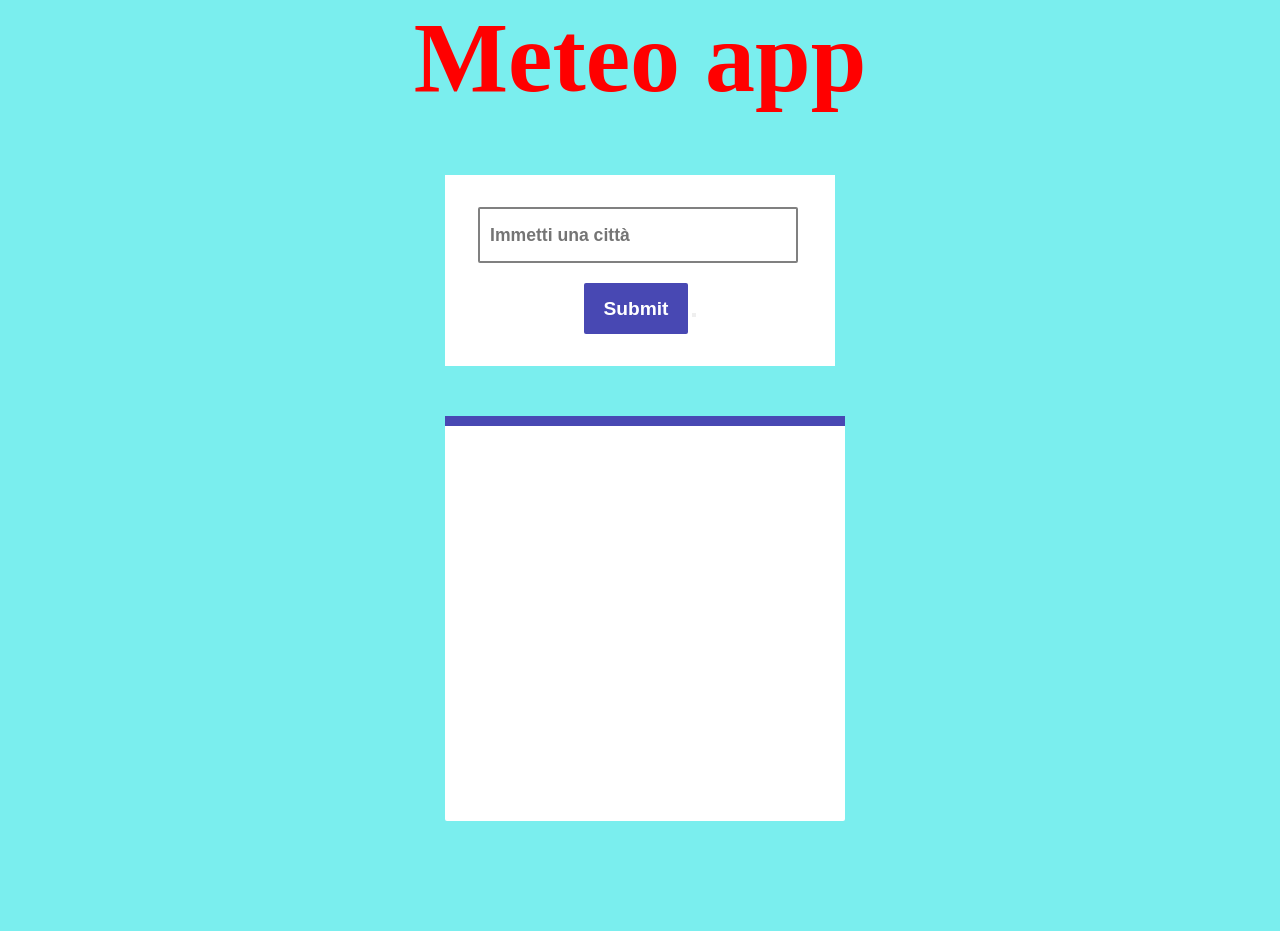
<file: index.html>
<!DOCTYPE html>
<html lang="it">
<head>
    <meta charset="UTF-8">
    <meta name="viewport" content="width=device-width, initial-scale=1.0">
    <title>Meteo</title>
    <link href="https://fonts.googleapis.com/css2?family=Indie+Flower&display=swap" rel="stylesheet">
    <link rel="stylesheet" href="style.css">
    <script src="script.js"></script>
 </head>
<body>
    <h1>Meteo app</h1>
    <div class="container">
         <section class="main">
           <section class="inputs">
                <input type="text" placeholder="Immetti una città" id="cityinput">
                <input type="submit" value="Submit" id="add">
                <button placeholder="submit" id="add"></button>
           </section>

     
        <section class="display">
                <div class="box">
                    <h2 id="cityoutput"></h2>
                    <p id="description"></p>
                    <p id="temp"></p>
                    <p id="wind"></p>

                </div>
           </section>
        </section>

    </div>
    <script src="script.js"></script>
</body>
</html>
</file>
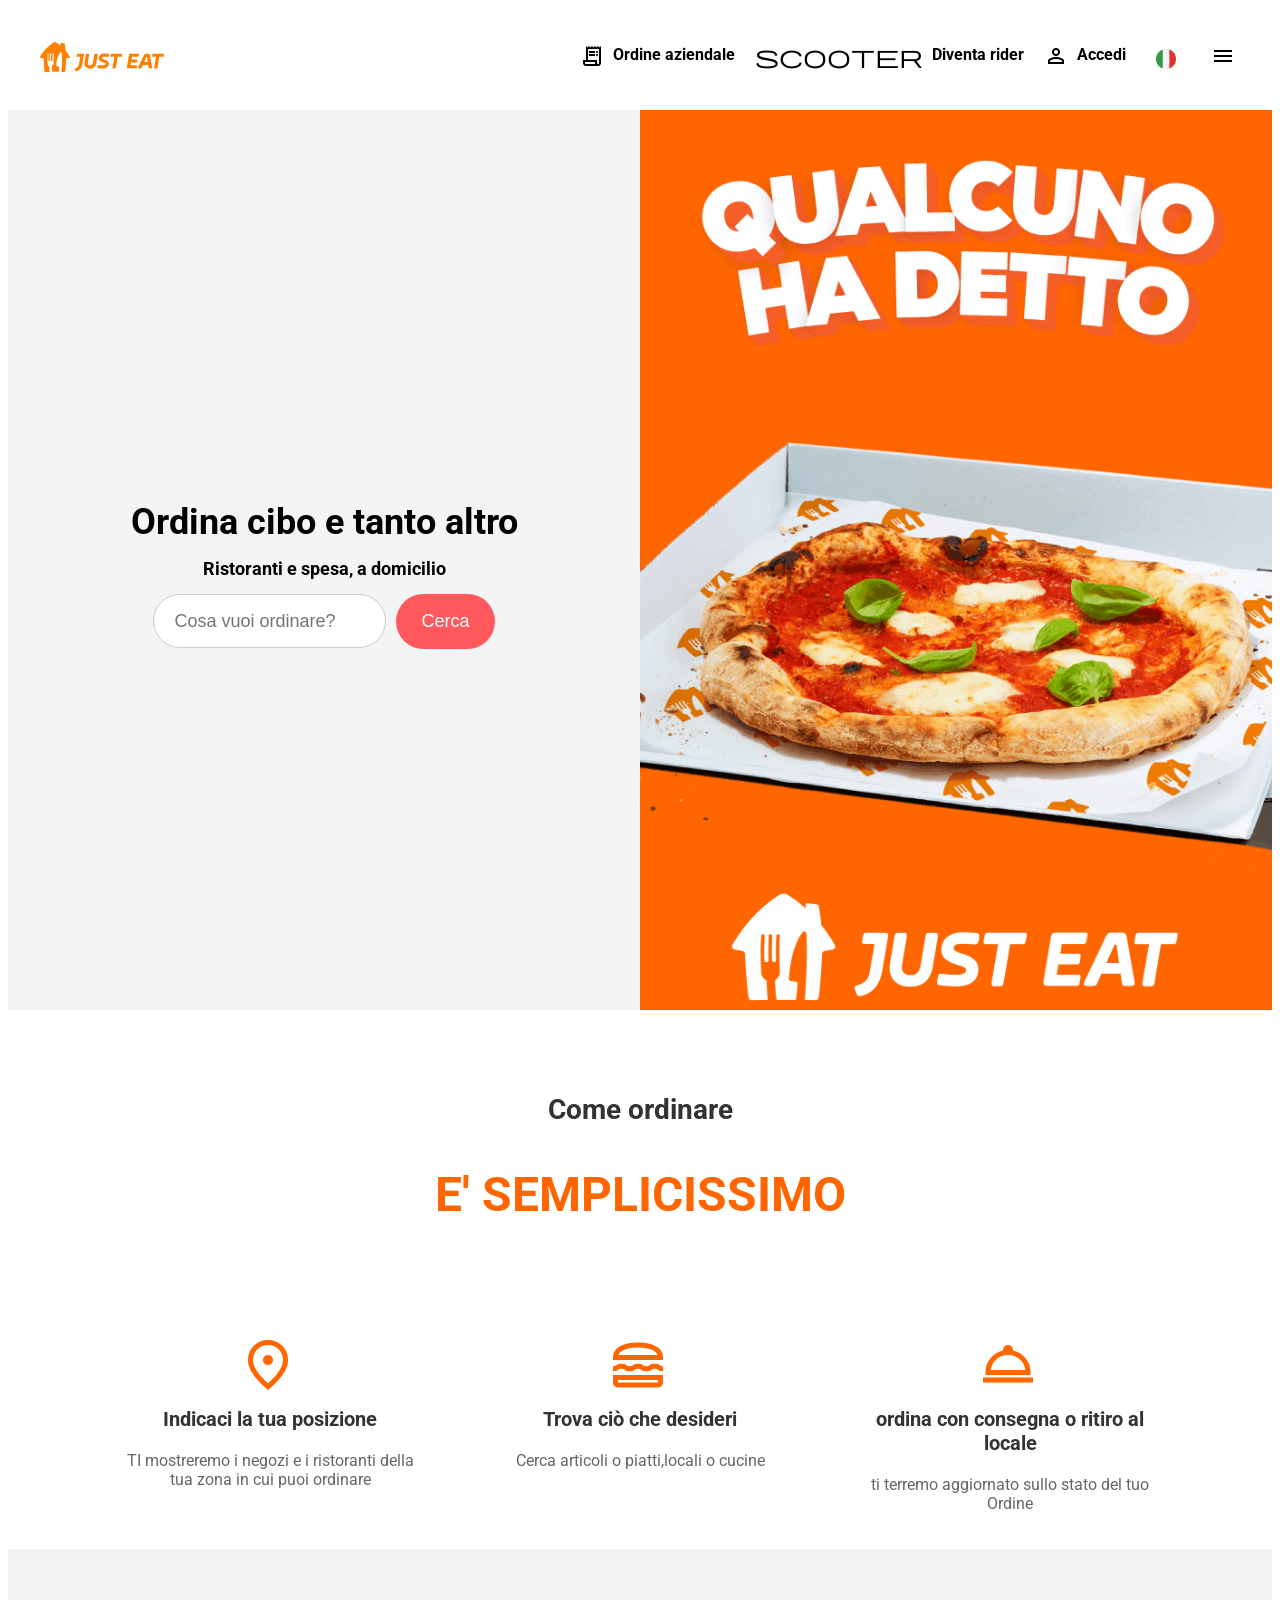
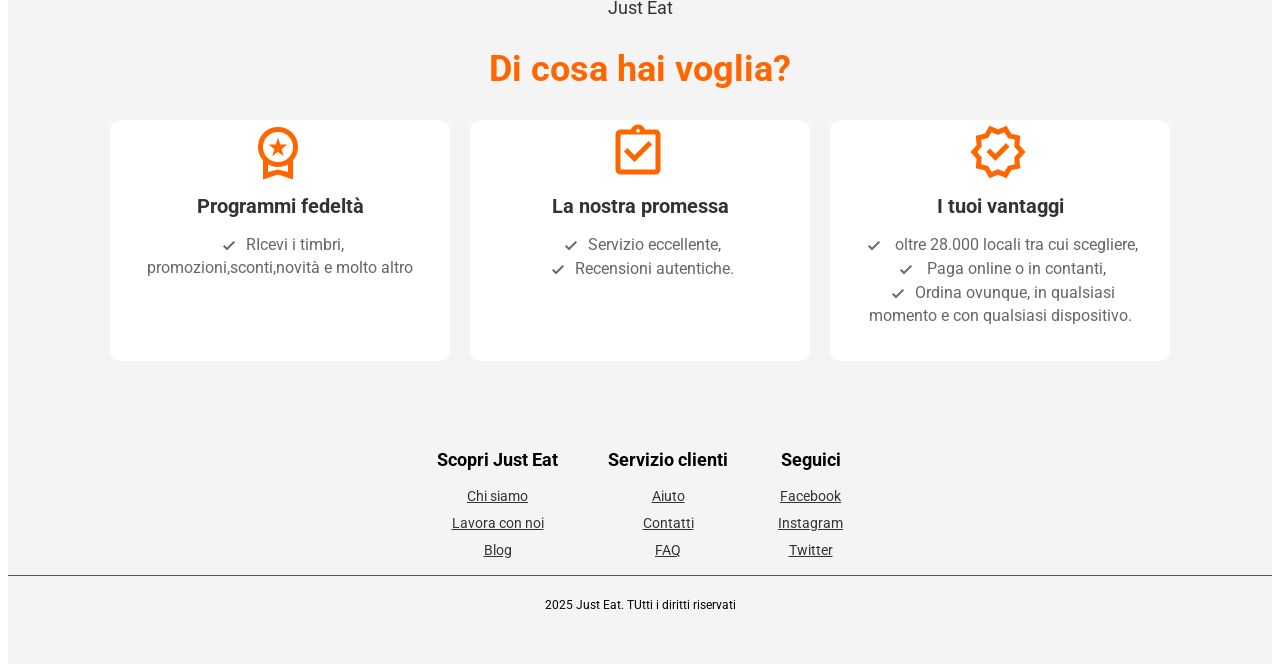
<file: mhw3.html>
<!DOCTYPE html>
<html lang="it">

<head>
    <meta charset="UTF-8">
    <META name="viewport" content="width=device-width,initial-scale=1.0">
    <title>Just Eat</title>
    <link rel="stylesheet" href="mhw3.css">
    <link href="https://fonts.googleapis.com/css2?family=Roboto:wght@400;700&display=swap" rel="stylesheet">
    <link href="https://fonts.googleapis.com/css2?family=Material+Symbols+Outlined" rel="stylesheet" />
    <script src="mhw3.js" defer></script>
    <script src="ApiRest.js" defer></script>

</head>

<body>
    <header>
        <div class="navbar-container">
            <a href="#" class="logo">
                <img src="logo2.svg">
            </a>
            <nav class="navbar">
                <ul>
                    <li> <a href="#">
                            <span class="material-symbols-outlined">receipt_long</span>
                            Ordine aziendale
                        </a>
                    </li>
                    <li> <a href="#">
                            <span class="material-symbols-outlined">
                                scooter
                            </span>
                            Diventa rider
                        </a>
                    </li>
                    <li> <a href="#">
                            <span class="material-symbols-outlined">
                                person
                            </span>
                            Accedi
                        </a>
                        <li class="language-dropdown">
                            <span id="languageButton">
                             <img src="italy.png" id="languageIcon">
                            </span>
                            <ul id="languageMenu" class="dropdown-content">
                                <li data-lang="en" onclick="translatePage('en')">English</li>
                                <li data-lang="it" onclick="translatePage('it')">Italiano</li>
                                <li data-lang="fr" onclick="translatePage('fr')">Francais</li>
                            </ul>
                        </li>
                    <li><span class="material-symbols-outlined" id="menu-icon">menu</span></li>
                    </li>

                </ul>
            </nav>
        </div>
    </header>
    <div id="modalOverlay" class="hidden">
        <div class="modal-box">
            <div class="modal-header">
                <h2>Il mio account</h2>
                <span id="close-modal" class="close-modal">X</span>
            </div>
            <div class="modal-buttons">
                <button class="btn modal-login">Accedi</button>
                <button class="btn signup-btn">Crea un account</button>
            </div>
            <ul class="modal-list">
                <li><span class="material-symbols-outlined">star</span>
                    Premi 
                </li>
                <li><span class="material-symbols-outlined">
                    redeem
                    </span>
                Carta fedeltà
                </li>
                <li><span class="material-symbols-outlined">
                    contact_support
                    </span>
                Ti serve aiuto?
            </li>

            </ul>

        </div>
    </div>


    <section class="main-content">
        <!--lato sinistro-->
        <div class="left-side">
            <div class="search-text">
                <h2> Ordina cibo e tanto altro</h2>
                <p>Ristoranti e spesa, a domicilio</p>
            </div>
            <div class="search-container">
                <input type="text" id="searchInput" placeholder="Cosa vuoi ordinare?">
                <button>Cerca</button>
               <!--<span id="addressSpan" class="address-info"></span> -->
            </div>
        </div>
        <!--lato destro-->
        <div class="right-side">
            <img src="margherita.png">
        </div>
    </section>
    <section class="how-to-order">
        <h2> Come ordinare</h2>
        <h1> E' SEMPLICISSIMO</h1>
    </section>
    <div class="steps-container">
        <div class="step">
            <span class="material-symbols-outlined step-icon">location_on</span>

            <h3>Indicaci la tua posizione</h3>

            <p>TI mostreremo i negozi e i ristoranti della tua zona in cui puoi ordinare</p>
        </div>
        <div class="step">
            <span class="material-symbols-outlined step-icon">
                lunch_dining
            </span>
            <h3>Trova ciò che desideri</h3>
            <p>Cerca articoli o piatti,locali o cucine</p>
        </div>
        <div class="step">
            <span class="material-symbols-outlined step-icon">
                room_service
            </span>
            <h3>ordina con consegna o ritiro al locale</h3>
            <p>ti terremo aggiornato sullo stato del tuo Ordine</p>
        </div>
    </div>
    <section class="info">
        <p class="info-title">Just Eat</p>
        <h2 class="info-subtitle">Di cosa hai voglia?</h2>
        <div class="info-blocks">
            <!-- Primo-->
            <div class="info-block">
                <span class="material-symbols-outlined block-icon">
                    workspace_premium
                </span>
                <h3>Programmi fedeltà</h3>
                <p>
                    <span class="material-symbols-outlined check-icon">check_small</span>RIcevi i timbri,
                    promozioni,sconti,novità e molto altro
                </p>
            </div>
            <!--Secondo-->
            <div class="info-block">
                <span class="material-symbols-outlined block-icon">
                    assignment_turned_in
                </span>
                <h3>La nostra promessa</h3>
                <p>
                    <span class="material-symbols-outlined check-icon">check_small</span>Servizio eccellente,<br>
                    <span class="material-symbols-outlined check-icon">check_small</span>Recensioni autentiche.
                </p>
            </div>
            <!--Terzo-->
            <div class="info-block">
                <span class="material-symbols-outlined block-icon">
                    new_releases
                </span>
                <h3>I tuoi vantaggi</h3>
                <p>
                    <span class="material-symbols-outlined check-icon">check_small</span> oltre 28.000 locali tra cui
                    scegliere,<br>
                    <span class="material-symbols-outlined check-icon">check_small</span> Paga online o in contanti,<br>
                    <span class="material-symbols-outlined check-icon">check_small</span>Ordina ovunque, in qualsiasi
                    momento e con qualsiasi dispositivo.
                </p>
            </div>
        </div>
    </section>
    <footer>
        <div class="footer-container">
            <div class="footer-column">
                <h3>Scopri Just Eat</h3>
                <ul>
                    <li><a href="#">Chi siamo</a></li>
                    <li><a href="#">Lavora con noi</a></li>
                    <li><a href="#">Blog</a></li>
                </ul>
            </div>
            <div class="footer-column">
                <h3>Servizio clienti</h3>
                <ul>
                    <li><a href="#">Aiuto</a></li>
                    <li><a href="#">Contatti</a></li>
                    <li><a href="#">FAQ</a></li>
                </ul>
            </div>
            <div class="footer-column">
                <h3>Seguici</h3>
                <ul>
                    <li><a href="#">Facebook</a></li>
                    <li><a href="#">Instagram</a></li>
                    <li><a href="#">Twitter</a></li>
                </ul>
            </div>
        </div>
        <div class="footer-bottom">
            <p>2025 Just Eat. TUtti i diritti riservati</p>
        </div>
    </footer>
</body>

</html>
</file>
<file: style.css>
* {
    margin: 0;
    padding: 0;
    box-sizing: border-box;
}
body{
    background:rgb(122, 238, 238);
}


.container{
 width: 410px;
 margin: 50px auto;
 padding: 10px;

}


.inputs {
    padding: 2rem 0 2rem 0;
    text-align: center;
    justify-content: center;
    background: white;

}

.inputs input[type="text"] {
    height: 3.5rem;
    width: 20rem;
    background:rgb(24, 24, 24);
    font-weight: bold;
    font-size: 1.1rem;
    padding: 10px;
    border: none;
    background-color: transparent;
    border: 2px solid grey;
    border-radius: 2px;
    margin-right:4px ;

}
.inputs input[type="submit"] {
    height: 3.2rem;
    width: 6.5rem;
    background: rgb(72, 72, 179);
    font-weight: bold;
    color: white;
    font-size: 1.2rem;
    margin-top: 20px;
    border: none;
    border-radius: 2px;
}


.display {
    text-align: center;
    width: 400px;
    color:rgb(57, 151, 57);
}
.box {
    margin: 0 9rem;

    background-color: white;
    height: 45vh;
    margin: 50px auto;
    border-radius: 2px;
}

.box h2{
    padding: 5px 0;
    text-align: center;
    background: rgb(72, 72, 179);
    color: white;
    font-family: sans-serif;
  }
  .box p{
    margin:20px 50px;
    margin-right: 20px;
    text-align: left;
    color: blue ;
    font-size:23px;
  }

  .box h2 span{
    font-size: 26px;
    color: rgb(122, 238, 238);
  }
    .box p span{
    color:rgb(215, 56, 83);
    font-size: 25px;
  }
  h1{
    text-align: center;
    color: red;
    font-size: 100px;
    margin-bottom: 20px;
  }
</file>
<file: mhw3.css>
body {
    font-family: 'Roboto',sans-serif;
    }
    header {
        background-color:white ;
        
        padding:20px 0;
    }
    .navbar-container {
        display:flex;
        justify-content: space-between;
        align-items: center;
        max-width: 1200px;
        margin: 0 auto;
    }
    .logo img {
        height: 30px;
        
    }
    
    .navbar ul {
        list-style: none;
        display: flex;
        gap:20px;

    }
    .navbar ul li  {
        display: inline;
    }
    .navbar ul li a {
        color:black;
        text-decoration: none;
        font-weight: bold;
        font-size: 16px;
    }
    .navbar ul li a:hover {
        color: #ff595e
    }
    
    .search-section {
        background-color: #f4f4f4;
        padding: 30px 0;
    }
    .search-container{
        display: flex;
        justify-content: center;
        align-items: center;
        gap:10px;
        max-width: 700px;
        margin:0;
    }
    .search-container input {
        padding: 12px 20px;
        font-size: 18px;
        border-radius: 40px;
        border:1px solid #ccc;
        width: 50%;
        max-width: 700px;
        height: 28px;
        margin-bottom:0;
       outline:none;
    }
    .search-container button {
        padding: 15px 25px;
        background-color: #ff595e;
        color:white;
        font-size: 18px;
        border:none;
        border-radius: 30px;
        cursor:pointer;
        height: 55px;
        display: flex;
        align-items: center;
        justify-content: center;
    }
    .search-container button:hover{
        background-color: #ff3b46;

    }
    .main-content {
        display: flex;
        justify-content: space-between;
        align-items: flex-start;
        height: 100vh;
        width: 100%;
        margin:0;
        padding:0;
        background-color: #f4f4f4;
        
        
    }
    /*lato sinistro:barra di ricerca */
    .left-side{
        flex: 1;
        display:flex;
        flex-direction: column;
        justify-content: center;
        align-items: center;
        height: 100%;
       
        text-align: center;
    
    }
    .search-text h2{
        font-size: 36px;
        font-weight: bold;
        color:black;
        margin-bottom: 15px;   
    }
    .search-text p{
        font-size: 18px;
        font-weight: bold;
        color: black;
        margin:15px;

    }
    /* lato destro img */
    .right-side {
        flex :1;
        height:100%;
        background-color: #ff6600;
        
    }
    /*img*/
    .right-side img {
        width:100%;
        object-fit: cover;
        height: 100%;
    }
    .how-to-order {
        text-align: center;
        padding:60px 20px;
    }
    .how-to-order h2{
        font-size: 28px;
        color:#333;
        margin-bottom: 10px;
    }
    .how-to-order h1{
        font-size: 48px;
        color: #ff6600;
        font-weight: bold;
    }
    .steps-container {
        display:flex;
        justify-content: center;
        gap:30px;
        margin-top: 10px;
    }
    .step{
        background-color: #fff;
        padding: 20px;
        border-radius: 10px;
        text-align: center;
        flex:1;
        max-width: 300px;
    }
    .step h3 {
        font-size: 20px;
        font-weight: bold;
        color:#333;
    }
    .step p {
        font-size: 16px;
        color:#666;

    }
    .info{
        background-color:#f4f4f4 ;
        padding:30px 0;
        text-align: center;
    }
    .info-title{
        font-size: 18px;
        color:#333;
        margin-bottom: 10px;
    }
    .info-subtitle{
        font-size: 36px;
        color:#ff6600;
        margin-bottom: 30px;
    }
    .info-blocks{
        display: flex;
        justify-content: center;
        gap:20px;
        
    }
    .info-block{
        background-color: #fff;
        padding:20px;
        border-radius: 10px;
        text-align: center;
        flex: 1;
        max-width: 300px;
    }
    .info-block h3{
        font-size: 20px;
        font-weight: bold;
        color:#333;
        margin-bottom: 10px;
    }
    .info-block p{
        font-size: 16px;
        color:#666;
    }
    footer {
        background-color: #f4f4f4;
        
        padding: 40px 0;
        text-align: center;
    }
    .footer-container{
        display: flex;
        justify-content: center;
        gap: 50px;
        max-width: 1200px;
        margin:0 auto;
       
    }
 
    .footer-column h3{
        font-size: 18px;
        margin-bottom: 10px;
        color: black;
    }
    .footer-column ul{
        list-style: none;
        padding: 0;

    }
    .footer-column ul li{
        margin-bottom: 8px;
    }
    .footer-column ul li a{
      color:#333;
      font-size: 14px;
    }
    .footer-column ul li a:hover {
        color:#ff6600;
    }
    .footer-bottom {
        border-top: 1px solid #555;
        padding-top: 10px;
        font-size: 12px;
    }
    .material-symbols-outlined {
        vertical-align: middle;
        margin-right: 5px;
        font-size: 80px;
        
           
    }
    .step-icon {
        display: block; 
        color: #ff6600; 
        margin-bottom: 10px; 
        font-size: 150px;
        transform: scale(2.5);  
    }
    .block-icon {
         
        color: #ff6600;  
        display: block;  
        margin-bottom: 10px; 
        transform: scale(2.5)   
    }
    #menu-icon {
        color: black; 
        cursor: pointer;
        transition: color 0.3s;
      }
      
      #menu-icon:hover {
        color: #ff595e; 
      }

#modalOverlay.hidden {
    display: none;
  }
  
  #modalOverlay {
    position: fixed;
    top: 0;
    left: 0;
    height: 100vh;
    width: 100vw;
    background-color: rgba(0, 0, 0, 0.4);
    display: flex;
    justify-content: center;
    align-items: center;
    z-index: 1000;
  }
  
  
  .modal-box {
    position: relative;
    background-color: white;
    padding: 30px;
    border-radius: 15px;
    max-width: 400px;
    width: 90%;
    box-shadow: 0 4px 20px rgba(0,0,0,0.2);
    text-align: center;
  }

body.modal-open {
    overflow: hidden;
  }
  .close-modal {
    font-size: 20px;
    cursor: pointer;
    color: #333;
}

.close-modal:hover {
    color: #ff595e;
} 
.modal-header {
    display: flex;
    justify-content: space-between;
    align-items: center;
    margin-bottom: 20px;
}
.modal-header h2{
    font-size:24px;
    color: black;
    margin:0;
}
.modal-buttons{
    display: flex;
    justify-content: space-between;
    gap: 10px;
    margin-top: 20px;
}
.modal-buttons .btn {
    padding:12px 20px;
    font-size: 16px;
    border-radius: 25px;
    border:none;
    cursor: pointer;
    flex: 1;
    text-align: center;
    width: calc(50% - 10px);
}
.modal-login {
    background-color: #e0e0e0;
    color: #333;
}
.modal-login:hover{
    background-color: #bdbdbd;
}
.signup-btn{
    background-color: #ff6600;
    color:white;
}
.signup-btn:hover{
    background-color: #e65c00;
}
.modal-list {
    list-style: none;
    padding:0;
    margin-top: 30px 0;
    text-align: left;
}
.modal-list li {
    display: flex;
    align-items: center;
    padding:12px 10px;
    font-size: 16px;
    color: #333;
    cursor:pointer;
  border-radius: 10px;
}
.modal-list li:hover {
    background-color: #f0f0f0;
  }
  
  .modal-list .material-symbols-outlined {
 
    color: #ff6600;
    margin-right: 12px;
  }

 /* #addressSpan {
    display: inline-block;
    padding: 12px 20px;
    font-size: 18px;
    border-radius: 40px;
    border: 1px solid #ccc;
    max-width: 700px;
    background-color: white;
    height: auto;
    min-height: 28px;
    line-height: 28px;
    box-sizing: border-box;
    
} */
.language-dropdown {
    position: relative;
    display: inline-block;
}
#languageButton {
    cursor: pointer;
    display: flex;
    align-items: center;
    padding: 5px 10px;
    border-radius: 20px;

}
#languageMenu{
    display: none;
    position: absolute;
    top: 100%;
    right: 0;
    background-color: white;
    box-shadow: 0px 8px 16px rgba(0,0,0,0.2);
    border-radius: 10px;
    z-index: 100;
    list-style: none;
    padding: 0;
    margin-top: 10px;
    min-width: 160px;
    overflow: hidden;
}
#languageMenu li {
    padding: 12px 16px;
    cursor:pointer;
    font-size: 15px;
    color: #333;

}
#languageMenu li:hover{
    background: none;
    color: #ff6600;
    text-decoration: underline;
}


#languageIcon{
width: 20px;
margin-right: 5px;

}
</file>
